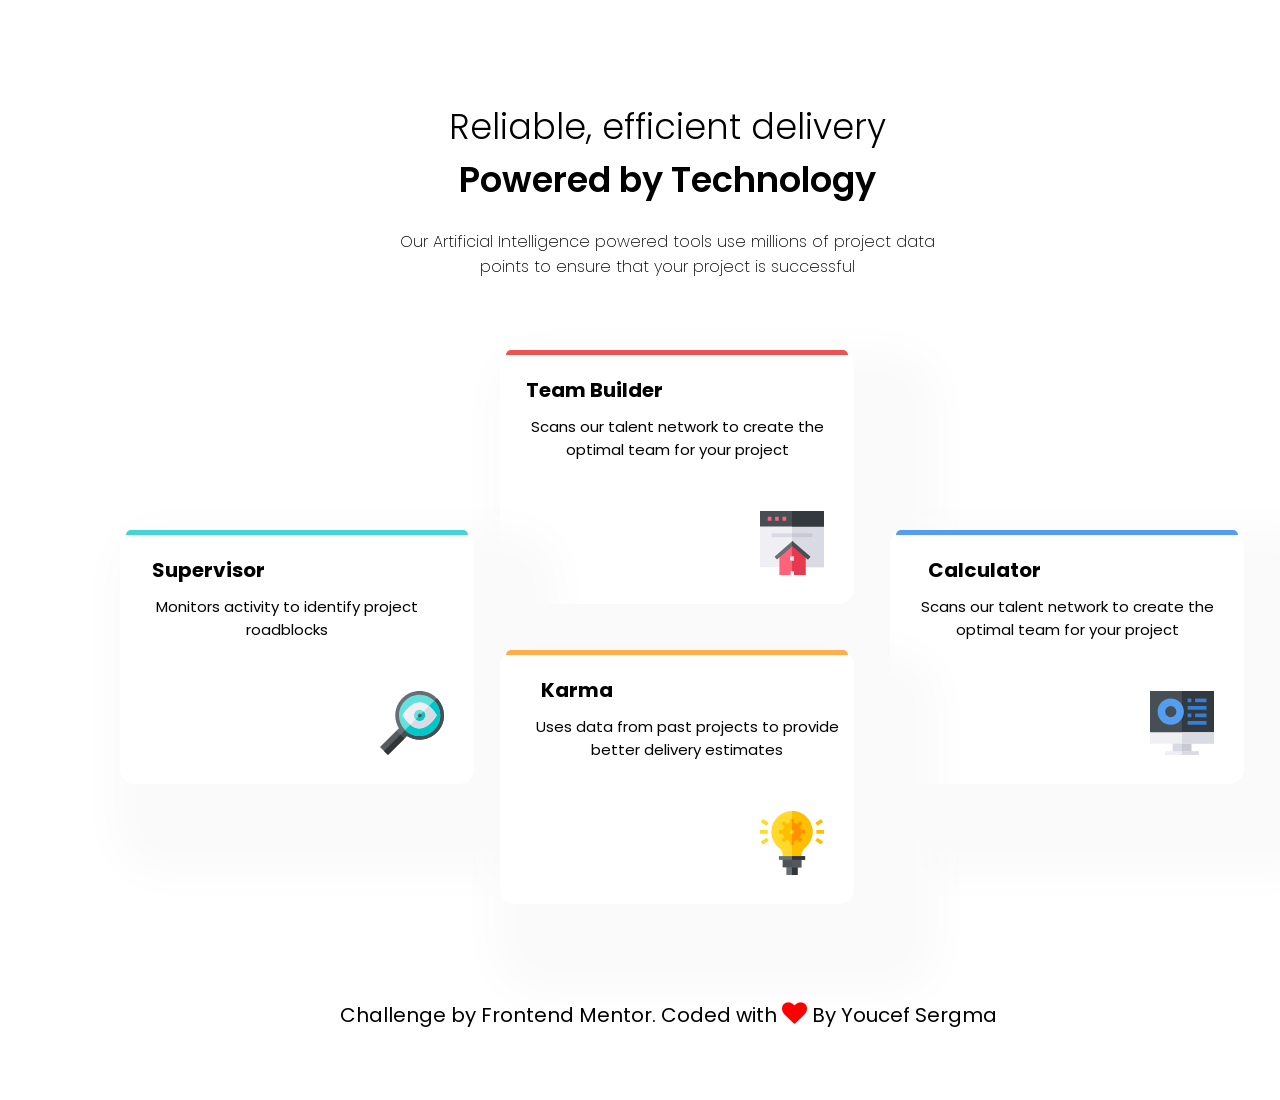
<file: index.html>
<!DOCTYPE html>
<html lang="en">
<head>
  <meta charset="UTF-8">
  <title>Frontend Mentor | Four card feature section</title>
  <link rel="stylesheet" href="css/style.css">
  <link rel="stylesheet" href="css/font-awesome.css">
  <link href="https://fonts.googleapis.com/css2?family=Poppins:wght@200;400;600&display=swap" rel="stylesheet"> 
	
 
</head>
<body>
	<div class="top">
  
  <h1>Reliable, efficient delivery</h1>
		
  <h2>Powered by Technology</h2>
       <br>
   <p>Our Artificial Intelligence powered tools use millions of project data<br> points 
    to ensure that your project is successful</p>
	</div>
  <!------------------------------------------------------------------------------------------>
	<div class="cards">
	<!-------------------------------------------------------->
	    <div class="builder">
		  <hr>
		  <br>
		  <h3>Team Builder</h3>
			<b></b>
		  <p>Scans our talent network to create the <br>optimal team for your project</p>
		  <img src="images/icon-team-builder.svg">
		</div>
	<!-------------------------------------------------------->
		<div class="supervisor">
		  <hr>
		  <br>
		  <h3>Supervisor</h3>
			<b></b>
		  <p>Monitors activity to identify project <br>roadblocks</p>
		  <img src="images/icon-supervisor.svg">
		</div>
	<!-------------------------------------------------------->
		<div class="calculator">
		  <hr>
		  <br>
		  <h3>Calculator</h3>
			<b></b>
		  <p>Scans our talent network to create the <br>optimal team for your project</p>
		  <img src="images/icon-calculator.svg">
		</div>
	<!-------------------------------------------------------->
		<div class="karma">
		  <hr>
		  <br>
		  <h3>Karma</h3>
			<b></b>
		  <p>Uses data from past projects to provide better delivery estimates</p>
		  <img src="images/icon-karma.svg">
		</div>
	<!-------------------------------------------------------->
	</div>

   <!-------------------------------------------------------------------->
  <footer>
	  <div class="attribution">
    <p>Challenge by Frontend Mentor. Coded with <i class="fa fa-heart"></i> By <a href="#">Youcef Sergma</a></p>
  </div>
  </footer>

</body>
</html>
</file>
<file: css/style.css>
@charset "utf-8";
/* CSS Document */
*{
	margin:0;padding:0;
}

body
{
	width:1440px;
	height:1100px;
	position:relative;
	font-family: 'Poppins', sans-serif;
	font-size:15px;
	background:hsl(0%, 0%, 97%);
	text-align: center;
}

/***************************************************************************/
.top
{
	position:absolute;
	margin:100px 400px;
	text-align:center;
}
.top h1
{
	font-weight: 300;
	font-size: 35px;
}

.top h2
{
	font-weight: 600;
	font-size:35px;
}
.top p
{
	font-weight: 200;
	font-size:16px;
}
/**********************************builder********************************************/
.cards
{
	position: relative;
}

.cards .builder
{
	border:2px solid transparent;
	position: absolute;
	top:350px;
	left:500px;
	height:250px;
	width:350px;
	background:#fff;
	border-radius: 15px;
	box-shadow: 39px 45px 45px 45px hsl(0, 0%, 98%);
	
}
.cards .builder hr
{
	position: absolute;
	top:-2px;
	left:4px;
	padding-top:0px;
	height:5px;
	width:342px;
	background: hsl(0, 78%, 62%);
	border:0;
	outline: none;
	border-top-right-radius: 25px;
    border-top-left-radius:25px;
}
.cards .builder h3
{
	margin-left:-165px;
	font-size: 20px;
	font-weight: 400px;
}
.cards .builder p
{
	font-weight: 200px;
	padding-top: 10px;
}
.cards .builder img
{
	margin-left:230px;
	padding-top:50px;
}
/***************************************supervisor******************************************/
 .cards .supervisor
{
	border:2px solid transparent;
	position: absolute;
	top:530px;
	left:120px;
	height:250px;
	width:350px;
	background:#fff;
	border-radius: 15px;
	box-shadow: 39px 45px 45px 45px hsl(0, 0%, 98%);
	
}
.cards .supervisor hr
{
	position: absolute;
	top:-2px;
	left:4px;
	padding-top:0px;
	height:5px;
	width:342px;
	background: hsl(180, 62%, 55%);
	border:0;
	outline: none;
	border-top-right-radius: 25px;
    border-top-left-radius:25px;
}
.cards .supervisor h3
{
	margin-left:-177px;
	font-size: 20px;
	font-weight: 400px;
	
}
.cards .supervisor p
{
	font-weight: 200px;
	padding-top: 10px;
	margin-left: -20px;
	padding-left: 0px;
}
.cards .supervisor img
{
	margin-left:230px;
	padding-top:50px;
}
/**************************************calculator********************************************/
  .cards .calculator
{
	border:2px solid transparent;
	position: absolute;
	top:530px;
	left:890px;
	height:250px;
	width:350px;
	background:#fff;
	border-radius: 15px;
	box-shadow: 39px 45px 45px 45px hsl(0, 0%, 98%);
	
}
.cards .calculator hr
{
	position: absolute;
	top:-2px;
	left:4px;
	padding-top:0px;
	height:5px;
	width:342px;
	background: hsl(212, 86%, 64%);
	border:0;
	outline: none;
	border-top-right-radius: 25px;
    border-top-left-radius:25px;
}
.cards .calculator h3
{
	margin-left:-165px;
	font-size: 20px;
	font-weight: 400px;
}
.cards .calculator p
{
	font-weight: 200px;
	padding-top: 10px;
}
.cards .calculator img
{
	margin-left:230px;
	padding-top:50px;
}
/****************************************karma******************************************/
.cards .karma
{
	border:2px solid transparent;
	position: absolute;
	top:650px;
	left:500px;
	height:250px;
	width:350px;
	background:#fff;
	border-radius: 15px;
	box-shadow: 39px 45px 45px 45px hsl(0, 0%, 98%);
	
}
.cards .karma hr
{
	position: absolute;
	top:-2px;
	left:4px;
	padding-top:0px;
	height:5px;
	width:342px;
	background:hsl(34, 97%, 64%);
	border:0;
	outline: none;
	border-top-right-radius: 25px;
    border-top-left-radius:25px;
}
.cards .karma h3
{
	font-size: 20px;
	font-weight: 400px;
	margin-left: -200px;
}
.cards .karma p
{
	font-weight: 100px;
	padding-top: 10px;
	padding-left:20px;
}
.cards .karma img
{
	margin-left:230px;
	padding-top:50px;
}
/***************************************************************************/
/**********************************attribution***********************************/
footer .attribution
{
	position:absolute;
	top:1000px;
	color:#000;
	font-size: 20px;
	left:340px;
}
footer .attribution i
{
	color:#f00;
	font-size:25px;
}
footer .attribution a 
{
	color:#000;
	text-decoration: none;
}
</file>
